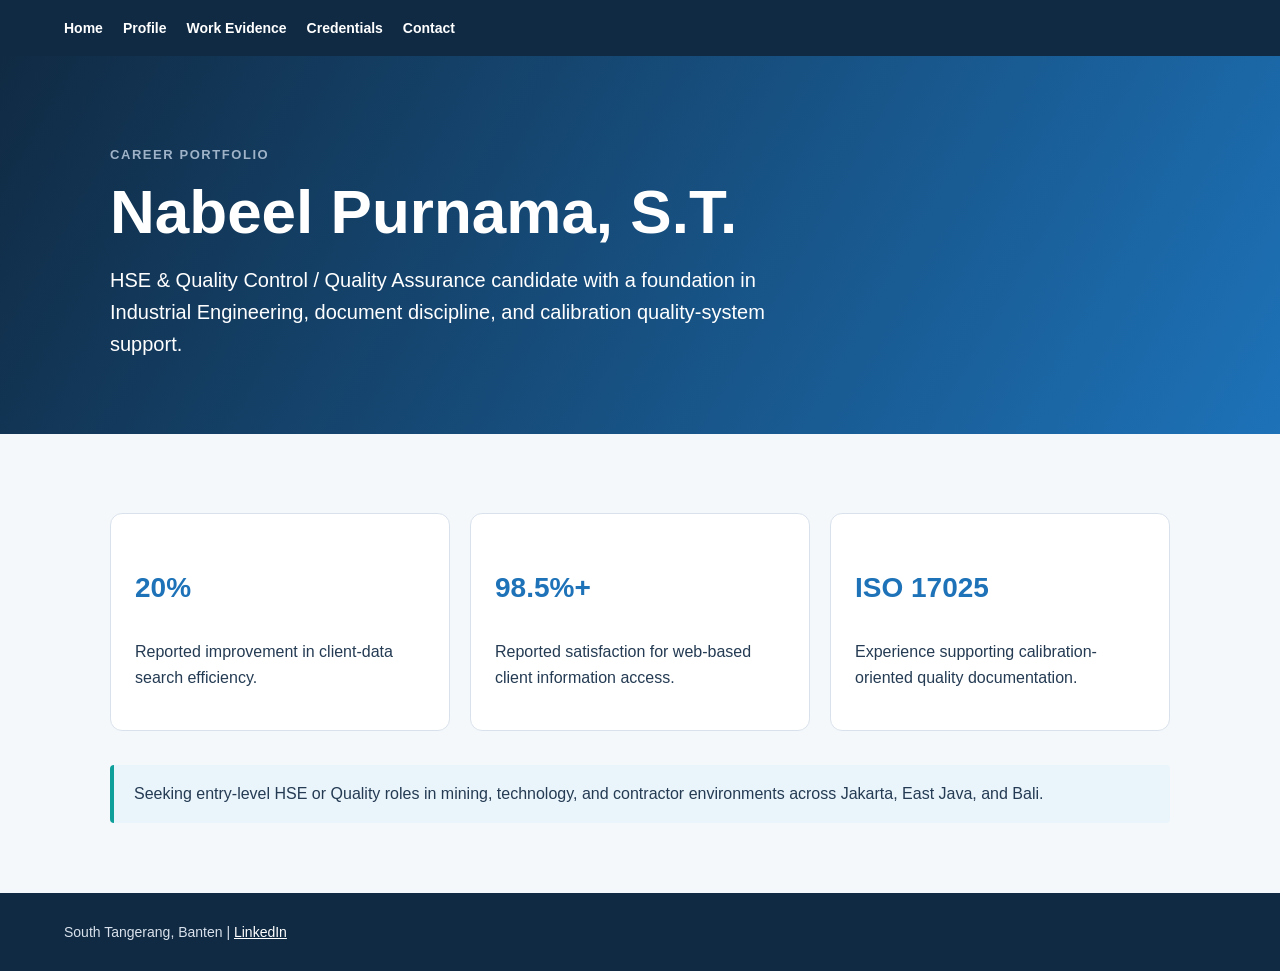
<file: index.html>
<!doctype html><html lang="en"><head><meta charset="utf-8"><meta name="viewport" content="width=device-width,initial-scale=1"><title>Nabeel Purnama | HSE & Quality</title><link rel="stylesheet" href="styles.css"></head><body><nav><a href="index.html">Home</a><a href="profile.html">Profile</a><a href="evidence.html">Work Evidence</a><a href="credentials.html">Credentials</a><a href="contact.html">Contact</a></nav><section class="hero"><div class="wrap"><p class="eyebrow">CAREER PORTFOLIO</p><h1>Nabeel Purnama, S.T.</h1><p class="lead">HSE & Quality Control / Quality Assurance candidate with a foundation in Industrial Engineering, document discipline, and calibration quality-system support.</p></div></section><main class="wrap"><div class="grid"><div class="card"><p class="metric">20%</p><p>Reported improvement in client-data search efficiency.</p></div><div class="card"><p class="metric">98.5%+</p><p>Reported satisfaction for web-based client information access.</p></div><div class="card"><p class="metric">ISO 17025</p><p>Experience supporting calibration-oriented quality documentation.</p></div></div><div class="notice">Seeking entry-level HSE or Quality roles in mining, technology, and contractor environments across Jakarta, East Java, and Bali.</div></main><footer>South Tangerang, Banten | <a style="color:white" href="https://www.linkedin.com/in/nabeel-purnama/">LinkedIn</a></footer></body></html>
</file>
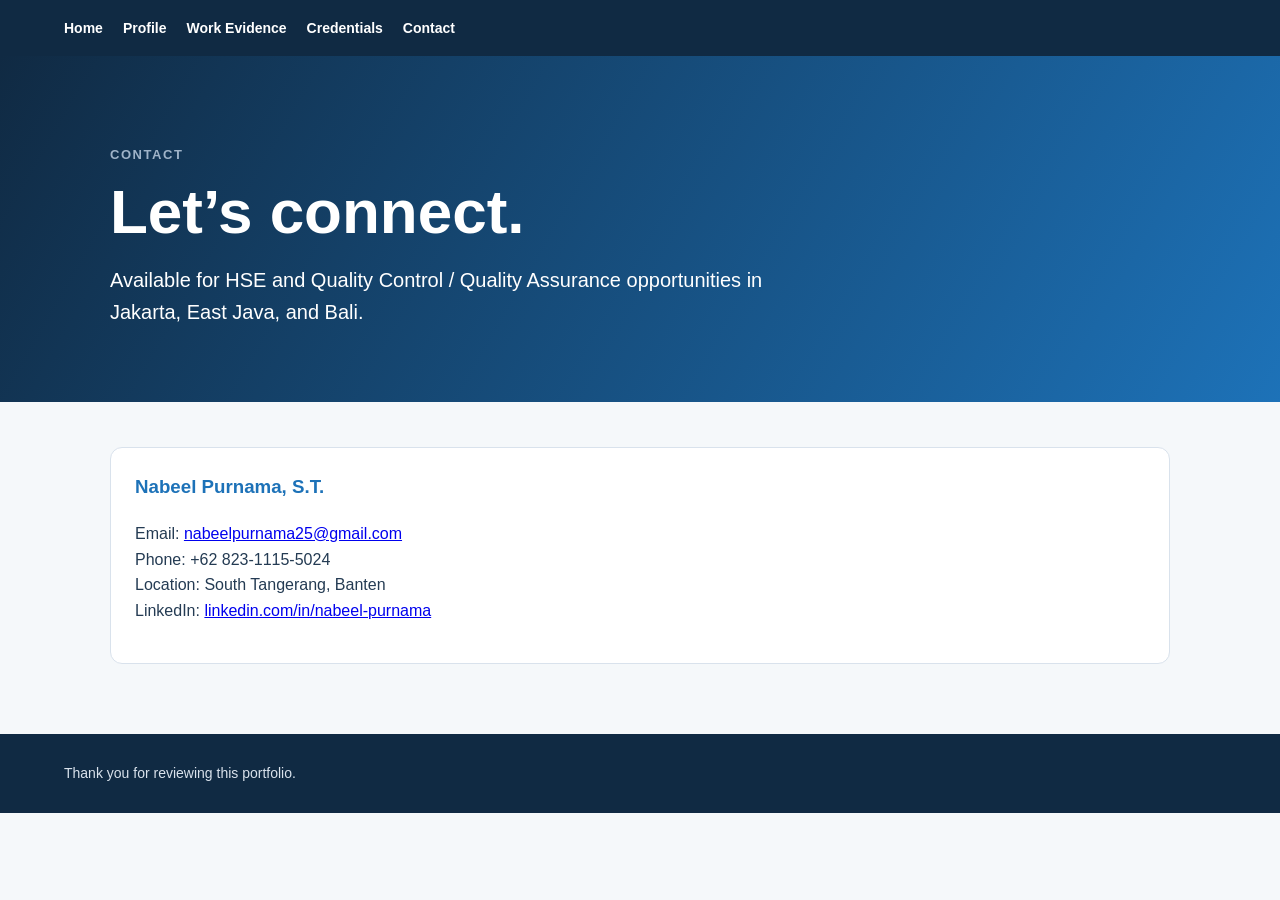
<file: contact.html>
<!doctype html><html lang="en"><head><meta charset="utf-8"><meta name="viewport" content="width=device-width,initial-scale=1"><title>Contact | Nabeel Purnama</title><link rel="stylesheet" href="styles.css"></head><body><nav><a href="index.html">Home</a><a href="profile.html">Profile</a><a href="evidence.html">Work Evidence</a><a href="credentials.html">Credentials</a><a href="contact.html">Contact</a></nav><section class="hero"><div class="wrap"><p class="eyebrow">CONTACT</p><h1>Let’s connect.</h1><p class="lead">Available for HSE and Quality Control / Quality Assurance opportunities in Jakarta, East Java, and Bali.</p></div></section><main class="wrap"><div class="card"><h3>Nabeel Purnama, S.T.</h3><p>Email: <a href="mailto:nabeelpurnama25@gmail.com">nabeelpurnama25@gmail.com</a><br>Phone: +62 823-1115-5024<br>Location: South Tangerang, Banten<br>LinkedIn: <a href="https://www.linkedin.com/in/nabeel-purnama/">linkedin.com/in/nabeel-purnama</a></p></div></main><footer>Thank you for reviewing this portfolio.</footer></body></html>
</file>
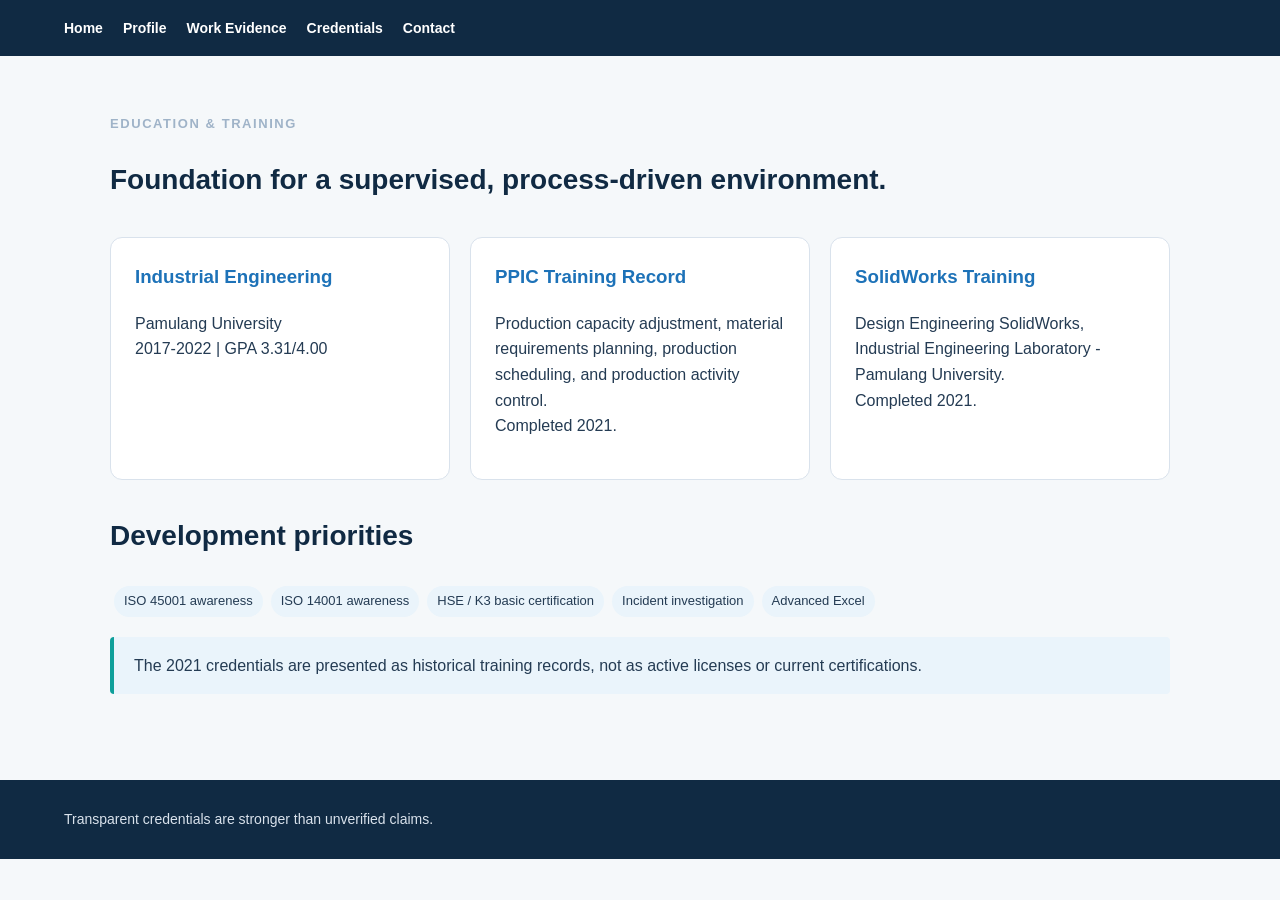
<file: credentials.html>
<!doctype html><html lang="en"><head><meta charset="utf-8"><meta name="viewport" content="width=device-width,initial-scale=1"><title>Credentials | Nabeel Purnama</title><link rel="stylesheet" href="styles.css"></head><body><nav><a href="index.html">Home</a><a href="profile.html">Profile</a><a href="evidence.html">Work Evidence</a><a href="credentials.html">Credentials</a><a href="contact.html">Contact</a></nav><main class="wrap"><p class="eyebrow">EDUCATION & TRAINING</p><h2>Foundation for a supervised, process-driven environment.</h2><div class="grid"><div class="card"><h3>Industrial Engineering</h3><p>Pamulang University<br>2017-2022 | GPA 3.31/4.00</p></div><div class="card"><h3>PPIC Training Record</h3><p>Production capacity adjustment, material requirements planning, production scheduling, and production activity control.<br>Completed 2021.</p></div><div class="card"><h3>SolidWorks Training</h3><p>Design Engineering SolidWorks, Industrial Engineering Laboratory - Pamulang University.<br>Completed 2021.</p></div></div><h2>Development priorities</h2><p><span class="tag">ISO 45001 awareness</span><span class="tag">ISO 14001 awareness</span><span class="tag">HSE / K3 basic certification</span><span class="tag">Incident investigation</span><span class="tag">Advanced Excel</span></p><p class="notice">The 2021 credentials are presented as historical training records, not as active licenses or current certifications.</p></main><footer>Transparent credentials are stronger than unverified claims.</footer></body></html>
</file>
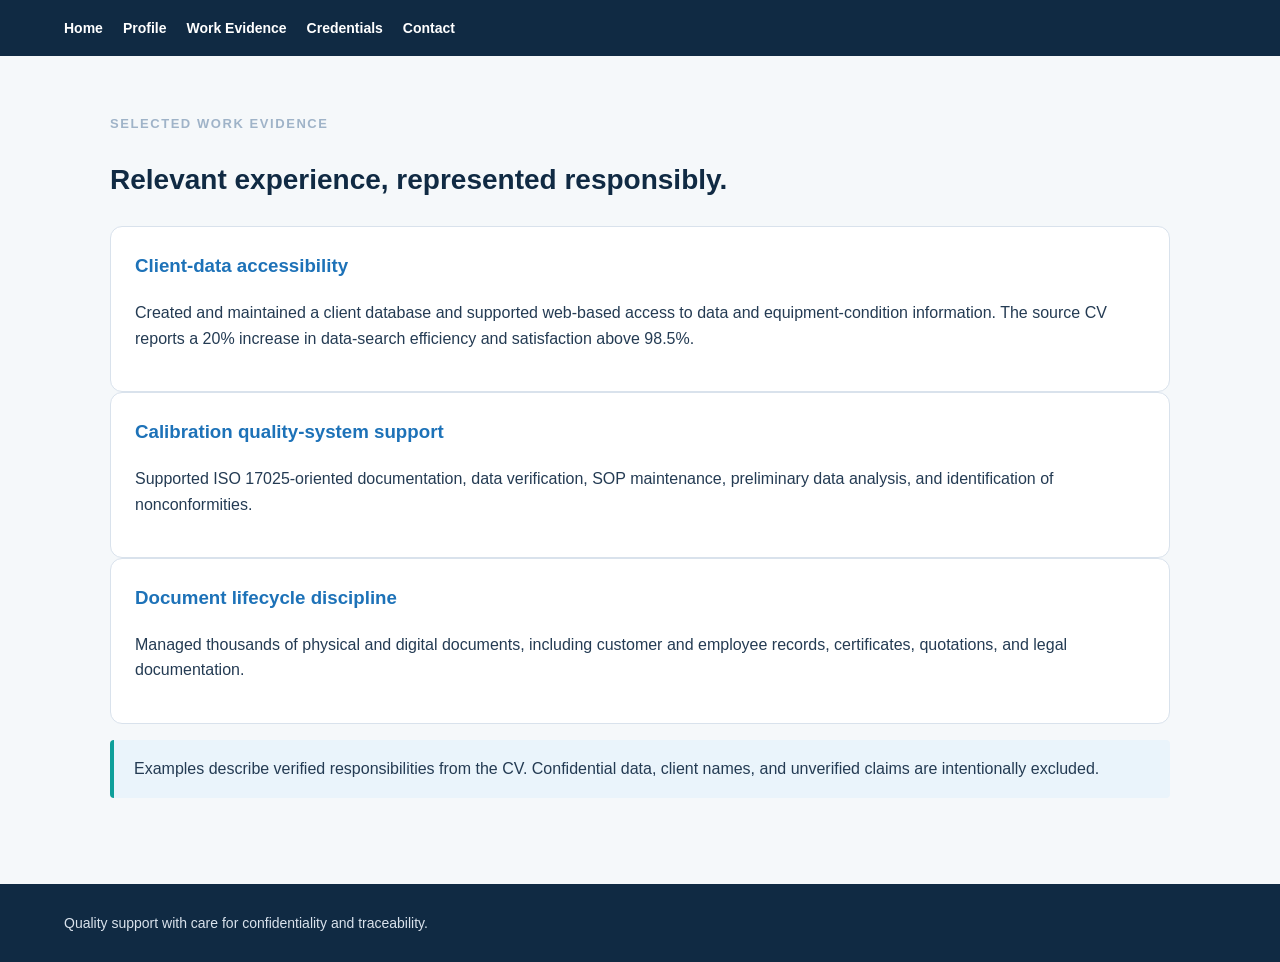
<file: evidence.html>
<!doctype html><html lang="en"><head><meta charset="utf-8"><meta name="viewport" content="width=device-width,initial-scale=1"><title>Work Evidence | Nabeel Purnama</title><link rel="stylesheet" href="styles.css"></head><body><nav><a href="index.html">Home</a><a href="profile.html">Profile</a><a href="evidence.html">Work Evidence</a><a href="credentials.html">Credentials</a><a href="contact.html">Contact</a></nav><main class="wrap"><p class="eyebrow">SELECTED WORK EVIDENCE</p><h2>Relevant experience, represented responsibly.</h2><div class="card"><h3>Client-data accessibility</h3><p>Created and maintained a client database and supported web-based access to data and equipment-condition information. The source CV reports a 20% increase in data-search efficiency and satisfaction above 98.5%.</p></div><div class="card"><h3>Calibration quality-system support</h3><p>Supported ISO 17025-oriented documentation, data verification, SOP maintenance, preliminary data analysis, and identification of nonconformities.</p></div><div class="card"><h3>Document lifecycle discipline</h3><p>Managed thousands of physical and digital documents, including customer and employee records, certificates, quotations, and legal documentation.</p></div><p class="notice">Examples describe verified responsibilities from the CV. Confidential data, client names, and unverified claims are intentionally excluded.</p></main><footer>Quality support with care for confidentiality and traceability.</footer></body></html>
</file>
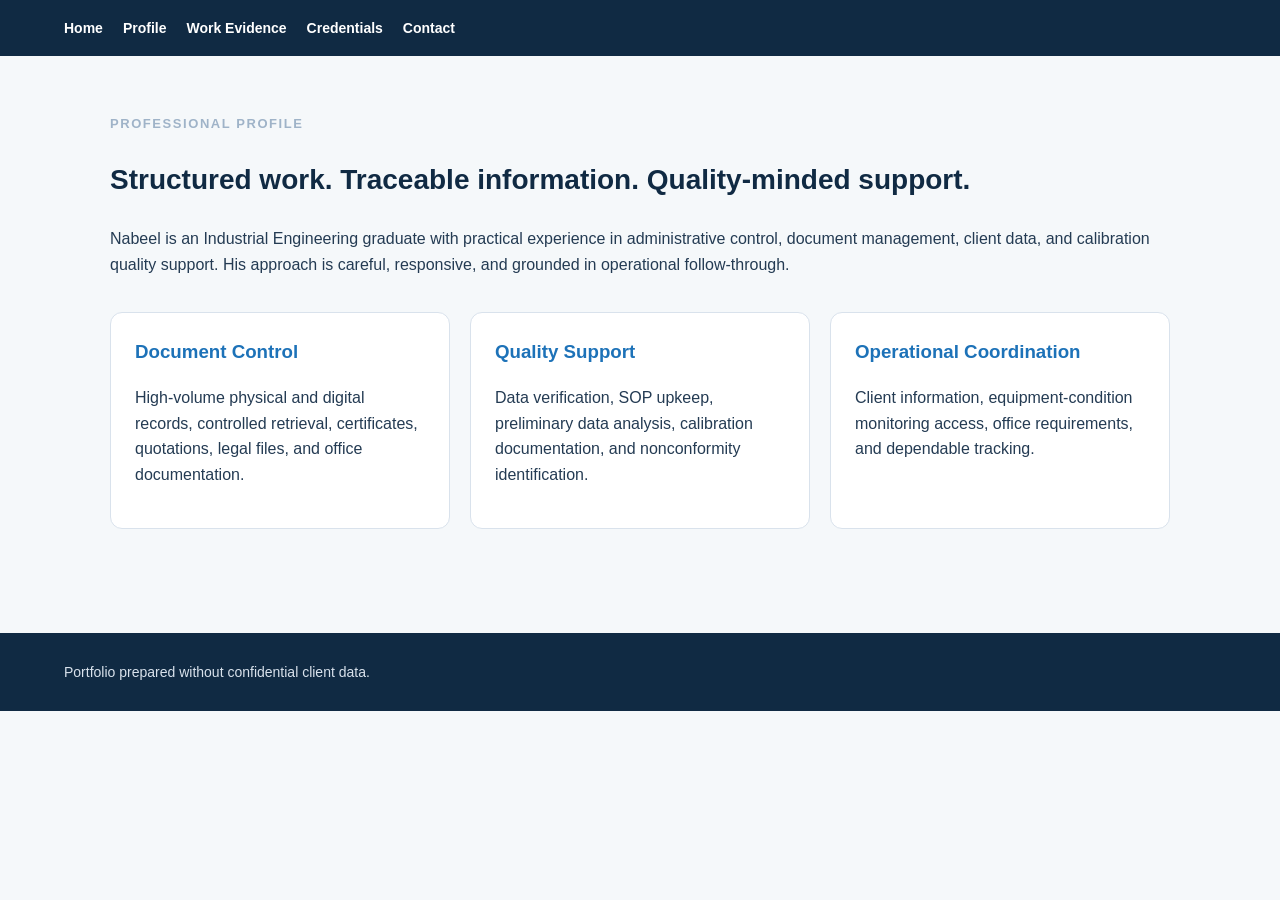
<file: profile.html>
<!doctype html><html lang="en"><head><meta charset="utf-8"><meta name="viewport" content="width=device-width,initial-scale=1"><title>Profile | Nabeel Purnama</title><link rel="stylesheet" href="styles.css"></head><body><nav><a href="index.html">Home</a><a href="profile.html">Profile</a><a href="evidence.html">Work Evidence</a><a href="credentials.html">Credentials</a><a href="contact.html">Contact</a></nav><main class="wrap"><p class="eyebrow">PROFESSIONAL PROFILE</p><h2>Structured work. Traceable information. Quality-minded support.</h2><p>Nabeel is an Industrial Engineering graduate with practical experience in administrative control, document management, client data, and calibration quality support. His approach is careful, responsive, and grounded in operational follow-through.</p><div class="grid"><div class="card"><h3>Document Control</h3><p>High-volume physical and digital records, controlled retrieval, certificates, quotations, legal files, and office documentation.</p></div><div class="card"><h3>Quality Support</h3><p>Data verification, SOP upkeep, preliminary data analysis, calibration documentation, and nonconformity identification.</p></div><div class="card"><h3>Operational Coordination</h3><p>Client information, equipment-condition monitoring access, office requirements, and dependable tracking.</p></div></div></main><footer>Portfolio prepared without confidential client data.</footer></body></html>
</file>
<file: styles.css>
:root{--navy:#102a43;--blue:#1d72b8;--teal:#0e9f9a;--ink:#243b53;--muted:#627d98;--mist:#f5f8fa;--line:#d9e2ec}*{box-sizing:border-box}body{margin:0;font:16px/1.6 Arial,sans-serif;color:var(--ink);background:var(--mist)}nav{background:var(--navy);padding:17px max(5vw,24px);display:flex;gap:20px;flex-wrap:wrap}nav a{color:#fff;text-decoration:none;font-weight:bold;font-size:14px}.wrap{width:min(1060px,90vw);margin:auto}.hero{padding:76px 0 54px;background:linear-gradient(120deg,#102a43,#1d72b8);color:#fff}.eyebrow{color:#9fb3c8;font-size:13px;font-weight:bold;letter-spacing:.12em}h1{font-size:clamp(34px,6vw,62px);line-height:1.05;margin:.2em 0}h2{color:var(--navy);font-size:28px}.lead{font-size:20px;max-width:720px}.grid{display:grid;grid-template-columns:repeat(auto-fit,minmax(220px,1fr));gap:20px;margin:34px 0}.card{background:#fff;border:1px solid var(--line);border-radius:12px;padding:24px}.card h3{margin-top:0;color:var(--blue)}main{padding:45px 0 70px}.metric{font-size:28px;font-weight:bold;color:var(--blue)}.tag{display:inline-block;background:#eaf4fb;margin:4px;padding:5px 10px;border-radius:999px;font-size:13px}.notice{padding:16px 20px;background:#eaf4fb;border-left:4px solid var(--teal);border-radius:4px}footer{padding:28px max(5vw,24px);background:var(--navy);color:#d9e2ec;font-size:14px}@media(max-width:600px){nav{gap:12px}.hero{padding-top:54px}}
</file>
